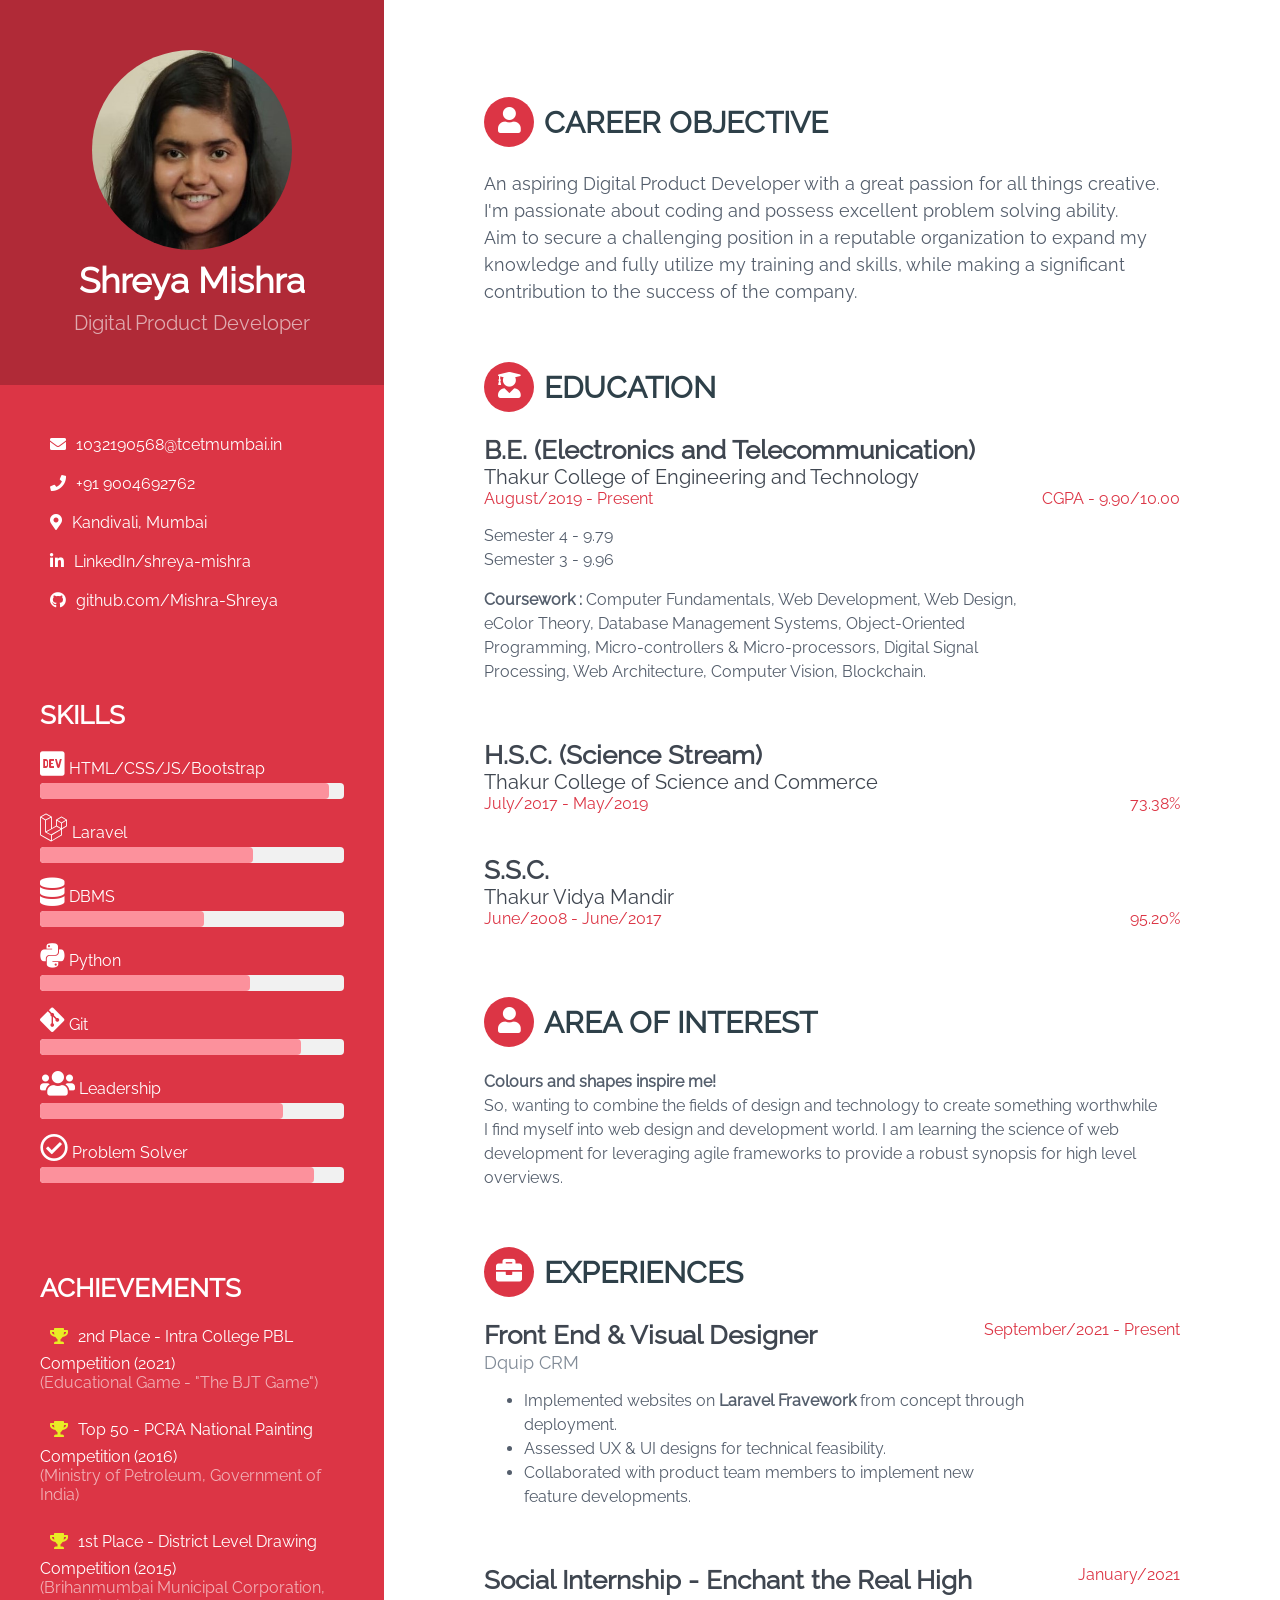
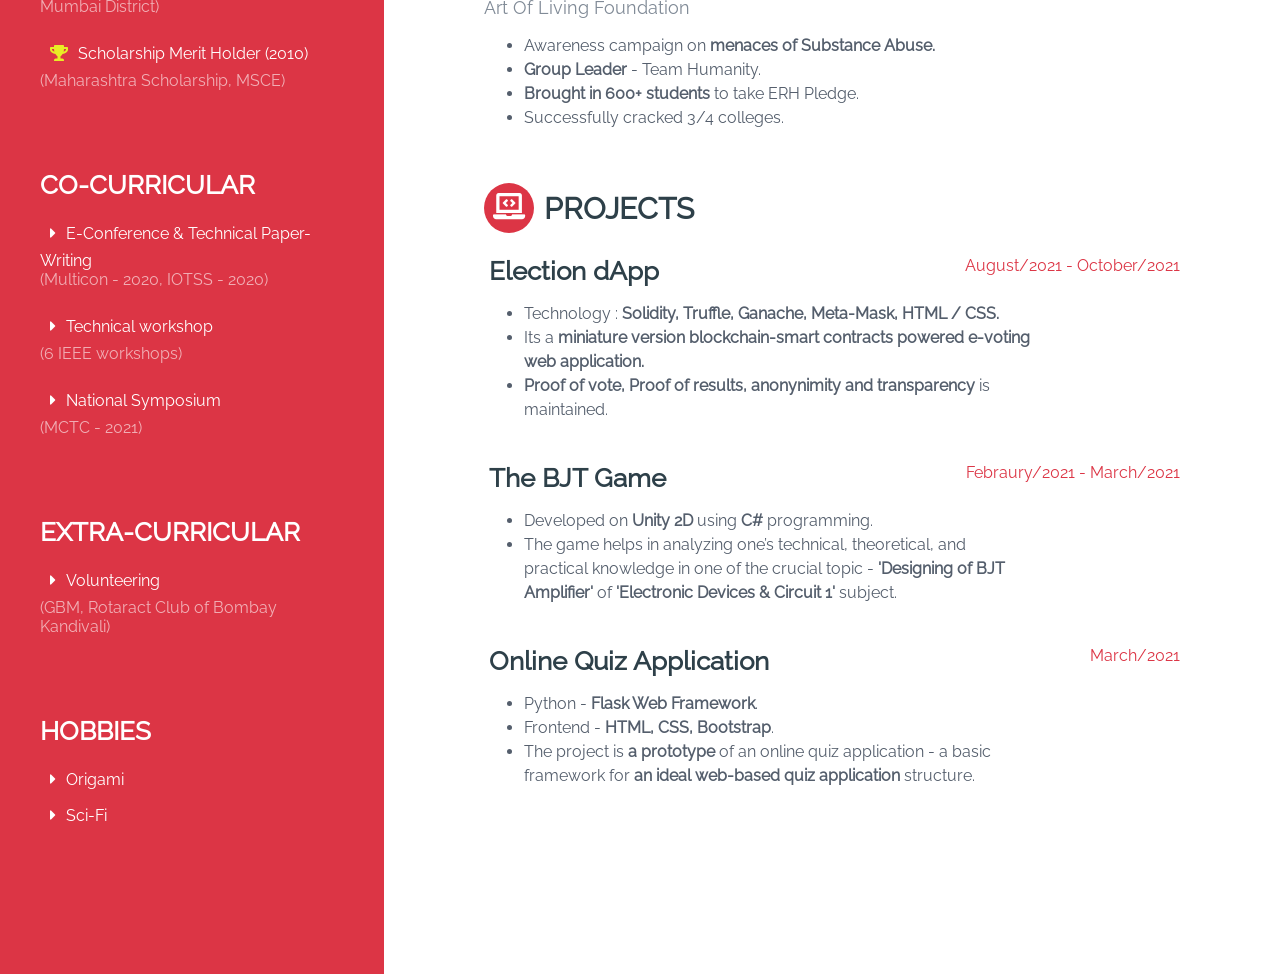
<file: index.html>
<!DOCTYPE html>
<html lang="en">
<head>
    <title>A 61 Shreya Mishra</title>
    
    <!-- Meta -->
    <meta charset="utf-8">
    <meta http-equiv="X-UA-Compatible" content="IE=edge">
    <meta name="viewport" content="width=device-width, initial-scale=1.0">
    
    <!-- external cdn -->
    <link rel="stylesheet" href="https://pro.fontawesome.com/releases/v5.10.0/css/all.css" integrity="sha384-AYmEC3Yw5cVb3ZcuHtOA93w35dYTsvhLPVnYs9eStHfGJvOvKxVfELGroGkvsg+p" crossorigin="anonymous"/>

    <!-- local CSS -->  
    <link id="theme-style" rel="stylesheet" href="assets/css/resume.css">
</head> 

<body>

        <div class="wrapper">
            
            <div class="sidebar-wrapper">
                <div class="profile-container">
                    <div class="image-cropper">
                        <img class="profile" src="assets/images/shreya.jpg" alt="Profile Image" />
                    </div>
                    <h1 class="name">Shreya Mishra</h1>
                    <h3 class="tagline">Digital Product Developer</h3>
                </div><!--//profile-container-->
                
                <div class="contact-container container-block">
                    <div class=" contact-list">
                        <div class="padding"><i class="fas fa-envelope"></i><a href="mailto: 1032190568@tcetmumbai.in">1032190568@tcetmumbai.in</a> </div>
                        <div class="padding"><i class="fas fa-phone"></i><a href="tel: +91 9004692762">+91 9004692762</a> </div>
                        <div class="padding"><i class="fas fa-map-marker-alt"></i><a style="text-decoration: none;">Kandivali, Mumbai</a> </div>
                        <div class="padding"><i class="fab fa-linkedin-in"></i><a href="https://www.linkedin.com/in/shreya-mishra-60664a1b9/" target="_blank">LinkedIn/shreya-mishra</a> </div>
                        <div class="padding"><i class="fab fa-github"></i><a href="https://github.com/Mishra-Shreya" target="_blank">github.com/Mishra-Shreya</a> </div>
                    </div>
                </div><!--//contact-container-->

                <div class="container-block">
                    <h2 class="container-block-title">Skills</h2>                       
                    
                        <div class="item">
                            <h5 class="skill"><i class="skill-icon fab fa-dev"></i> HTML/CSS/JS/Bootstrap</h5>
                            <div class="light-grey round-large">
                                <div class="progress round-large" style="width:95%"></div>
                            </div>
                        </div>
                        <div class="item">
                            <h5 class="skill"><i class="skill-icon fab fa-laravel"></i> Laravel</h5>
                            <div class="light-grey round-large">
                                <div class="progress round-large" style="width:70%"></div>
                            </div>
                        </div>
                        <div class="item">
                            <h5 class="skill"><i class="skill-icon fas fa-database"></i> DBMS</h5>
                            <div class="light-grey round-large">
                                <div class="progress round-large" style="width:54%"></div>
                            </div>
                        </div>
                        <div class="item">
                            <h5 class="skill"><i class="skill-icon fab fa-python"></i> Python</h5>
                            <div class="light-grey round-large">
                                <div class="progress round-large" style="width:69%"></div>
                            </div>
                        </div>
                        <div class="item">
                            <h5 class="skill"><i class="skill-icon fab fa-git-alt"></i> Git</h5>
                            <div class="light-grey round-large">
                                <div class="progress round-large" style="width:86%"></div>
                            </div>
                        </div>
                        <div class="item">
                            <h5 class="skill"><i class="skill-icon fas fa-users"></i> Leadership</h5>
                            <div class="light-grey round-large">
                                <div class="progress round-large" style="width:80%"></div>
                            </div>
                        </div>
                        <div class="item">
                            <h5 class="skill"><i class="skill-icon far fa-check-circle"></i> Problem Solver</h5>
                            <div class="light-grey round-large">
                                <div class="progress round-large" style="width:90%"></div>
                            </div>
                        </div>
                    
                    
                    
                </div><!--//skills-->

                <div class="languages-container container-block">
                    <h2 class="container-block-title">Achievements</h2>
                    <div class="interests-list">
                        <i class="padding fas fa-trophy"></i>2nd Place - Intra College PBL Competition (2021) <br><span class="description">(Educational Game - "The BJT Game")</span> <br><br>
                        <i class="padding fas fa-trophy"></i>Top 50 - PCRA National Painting Competition (2016) <br><span class="description">(Ministry of Petroleum, Government of India)</span> <br><br>
                        <i class="padding fas fa-trophy"></i>1st Place - District Level Drawing Competition (2015) <br><span class="description">(Brihanmumbai Municipal Corporation, Mumbai District)</span> <br><br>
                        <i class="padding fas fa-trophy"></i>Scholarship Merit Holder (2010) <br><span class="description">(Maharashtra Scholarship, MSCE)</span> 
                    </div>
                </div><!--//achievements-->

                <div class="interests-container container-block">
                    <h2 class="container-block-title">Co-curricular</h2>
                    <div class=" interests-list">
                        <i class="padding fas fa-caret-right"></i>E-Conference & Technical Paper-Writing <br><span class="description">(Multicon - 2020, IOTSS - 2020)</span> <br><br>
                        <i class="padding fas fa-caret-right"></i>Technical workshop <br><span class="description">(6 IEEE workshops)</span> <br><br>
                        <i class="padding fas fa-caret-right"></i>National Symposium <br><span class="description">(MCTC - 2021)</span> 
                    </div>
                </div><!--//cc-->

                <div class="interests-container container-block">
                    <h2 class="container-block-title">Extra-curricular</h2>
                    <div class=" interests-list">
                        
                        <i class="padding fas fa-caret-right"></i>Volunteering <br><span class="description">(GBM, Rotaract Club of Bombay Kandivali)</span> 
                    </div>
                </div><!--//ec-->
                
                <div class="interests-container container-block">
                    <h2 class="container-block-title">Hobbies</h2>
                    <div class=" interests-list">
                        <i class="padding fas fa-caret-right"></i>Origami  <br>
                        <i class="padding fas fa-caret-right"></i>Sci-Fi  <br>
                    </div>
                </div><!--//interests-->

               
            </div><!--//sidebar-wrapper-->
            
            <div class="main-wrapper">
                
                <section class="section summary-section">
                    <h2 class="section-title"><span class="icon-holder"><i class="fas fa-user"></i></span>Career Objective</h2>
                    <div class="summary">
                        <p class="overview">An aspiring Digital Product Developer with a great passion for all
                            things creative. I'm passionate about coding and possess excellent
                            problem solving ability. <br>
                            Aim to secure a challenging position in a reputable organization to expand my knowledge and fully utilize my training and skills, while making a significant contribution to the success of the company.</p>
                    </div><!--//summary-->
                </section><!--//section-->

                <section class="section experiences-section">
                    <h2 class="section-title"><span class="icon-holder"><i class="fas fa-user-graduate"></i></span>Education</h2>
                    
                    <div class="item">
                        
                            <div class="edu-degree">B.E. (Electronics and Telecommunication)  </div>
                            <h3 class="edu-title">Thakur College of Engineering and Technology </h3>
                            <div class="upper-row">
                                <div class="edu-time">August/2019   -  Present </div>
                                <div class="grade">CGPA - 9.90/10.00 </div>
                            </div><!--//upper-row-->
                        
                        <div class="sem-mks">
                            <p>
                                Semester 4 -  9.79 <br>
                                Semester 3 -  9.96
                            </p>  
                            <p>
                               <b>Coursework :</b>  Computer Fundamentals, Web Development, Web Design, eColor Theory, Database Management Systems, Object-Oriented Programming, Micro-controllers &amp; Micro-processors, Digital Signal Processing, Web Architecture, Computer Vision, Blockchain. 
                            </p>
                        </div><!--//details-->
                    </div><!--//item-->
                    
                    <div class="item">
                        
                            <div class="edu-degree">H.S.C. (Science Stream) </div>
                            <h3 class="edu-title">Thakur College of Science and Commerce </h3>
                            <div class="upper-row">
                                <div class="edu-time">July/2017 - May/2019</div>
                                <div class="grade">73.38%</div>
                            </div><!--//upper-row-->
                        
                    </div><!--//item-->
                    
                    <div class="item">
                        
                            <div class="edu-degree">S.S.C. </div>
                            <h3 class="edu-title">Thakur Vidya Mandir </h3>
                            <div class="upper-row">
                                <div class="edu-time">June/2008 - June/2017</div>
                                <div class="grade">95.20%</div>
                            </div><!--//upper-row-->
                        
                    </div><!--//item-->
                    
                </section><!--//section-->

                <section class="section summary-section">
                    <h2 class="section-title"><span class="icon-holder"><i class="fas fa-user"></i></span>Area of Interest</h2>
                    <div class="summary">
                        <p class="interest"> 
                            
                            <b>Colours and shapes inspire me! </b> <br>
                            So, wanting to combine the fields of design and technology to create something worthwhile I find myself into web design and development world. 
                            I am learning the science of web development for leveraging agile frameworks to provide a robust synopsis for high level overviews. <br>
                            
                        </p>
                    </div><!--//summary-->
                </section><!--//section-->
                
                <section class="section experiences-section">
                    <h2 class="section-title"><span class="icon-holder"><i class="fas fa-briefcase"></i></span>Experiences</h2>
                    
                    <div class="item">
                        
                            <div class="upper-row">
                                <h3 class="edu-degree">Front End &amp; Visual Designer </h3>
                                <div class="time">September/2021  - Present </div>
                            </div><!--//upper-row-->
                            <div class="company">Dquip CRM </div>
                        
                        <div class="details">
                            
                            <ul>
                                <li>Implemented websites on <b>Laravel Fravework</b> from concept through deployment.</li>
                                <li>Assessed UX &amp; UI designs</b> for technical feasibility.</li>
                                <li>Collaborated</b> with product team members to implement new feature developments.</li>
                            </ul>


                        </div><!--//details-->
                    </div><!--//item-->
                    
                    <div class="item">
                        
                            <div class="upper-row">
                                <h3 class="edu-degree">Social Internship - Enchant the Real High </h3>
                                <div class="time">January/2021</div>
                            </div><!--//upper-row-->
                            <div class="company">Art Of Living Foundation</div>
                        
                        <div class="details">
                            <ul>
                                <li>Awareness campaign on <b>menaces of Substance Abuse.</b></li>
                                <li><b>Group Leader</b> - Team Humanity.</li>
                                <li><b>Brought in 600+ students</b> to take ERH Pledge.</li>
                                <li>Successfully cracked 3/4 colleges.</li>
                            </ul>
                        </div><!--//details-->
                    </div><!--//item-->
                
                <section class="section projects-section">
                    <h2 class="section-title"><span class="icon-holder"><i class="fas fa-laptop-code"></i></span>Projects</h2>
                    <div class="item">
                        
                            <div class="upper-row">
                                <h3 class="edu-degree"><a href="https://github.com/Mishra-Shreya/pbl-election-dapp" target="_blank">Election dApp</a>  </h3>
                                <div class="time"> August/2021 - October/2021 </div>
                            </div><!--//upper-row-->
                        
                        <div class="details">
                            <ul>
                                <li>Technology : <b>Solidity, Truffle, Ganache, Meta-Mask, HTML / CSS.</b></li>
                                <li>Its a <b>miniature version blockchain-smart contracts powered e-voting web application.</b></li>
                                <li><b>Proof of vote, Proof of results, anonynimity and transparency</b> is maintained.</li>
                            </ul>
                        </div><!--//details-->
                    </div><!--//item-->

                    <div class="item">
                        
                            <div class="upper-row">
                                <h3 class="edu-degree"><a href="https://mishra-shreya.github.io/The_BJT_Game/" target="_blank">The BJT Game</a>  </h3>
                                <div class="time"> Febraury/2021 - March/2021 </div>
                            </div><!--//upper-row-->
                        
                        <div class="details">
                            <ul>
                                <li>Developed on <b>Unity 2D</b> using <b>C#</b>  programming.</li>
                                <li>The game helps in analyzing one’s technical, theoretical, 
                                    and practical knowledge in one of the crucial topic - 
                                    <b>'Designing of BJT Amplifier'</b>  of <b>'Electronic Devices & Circuit 1'</b> subject.
                                </li>
                            </ul>
                        </div><!--//details-->
                    </div><!--//item-->

                    <div class="item">
                        
                            <div class="upper-row">
                                <h3 class="edu-degree"><a href="https://github.com/Mishra-Shreya/Online_Quiz_Application" target="_blank">Online Quiz Application</a> </h3>
                                <div class="time"> March/2021 </div>
                            </div><!--//upper-row-->
                        
                        <div class="details">
                            <ul>
                                <li>Python - <b>Flask Web Framework</b>.</li>
                                <li>Frontend - <b>HTML, CSS, Bootstrap</b>.</li>
                                <li>The project is <b>a prototype</b>  of an online quiz application - a basic
                                    framework for <b>an ideal web-based quiz application</b> structure.
                                </li>
                            </ul>
                        </div><!--//details-->
                    </div><!--//item-->

                </section>
                
            </div><!--//main-body-->
        </div>

</body>
</html>
</file>
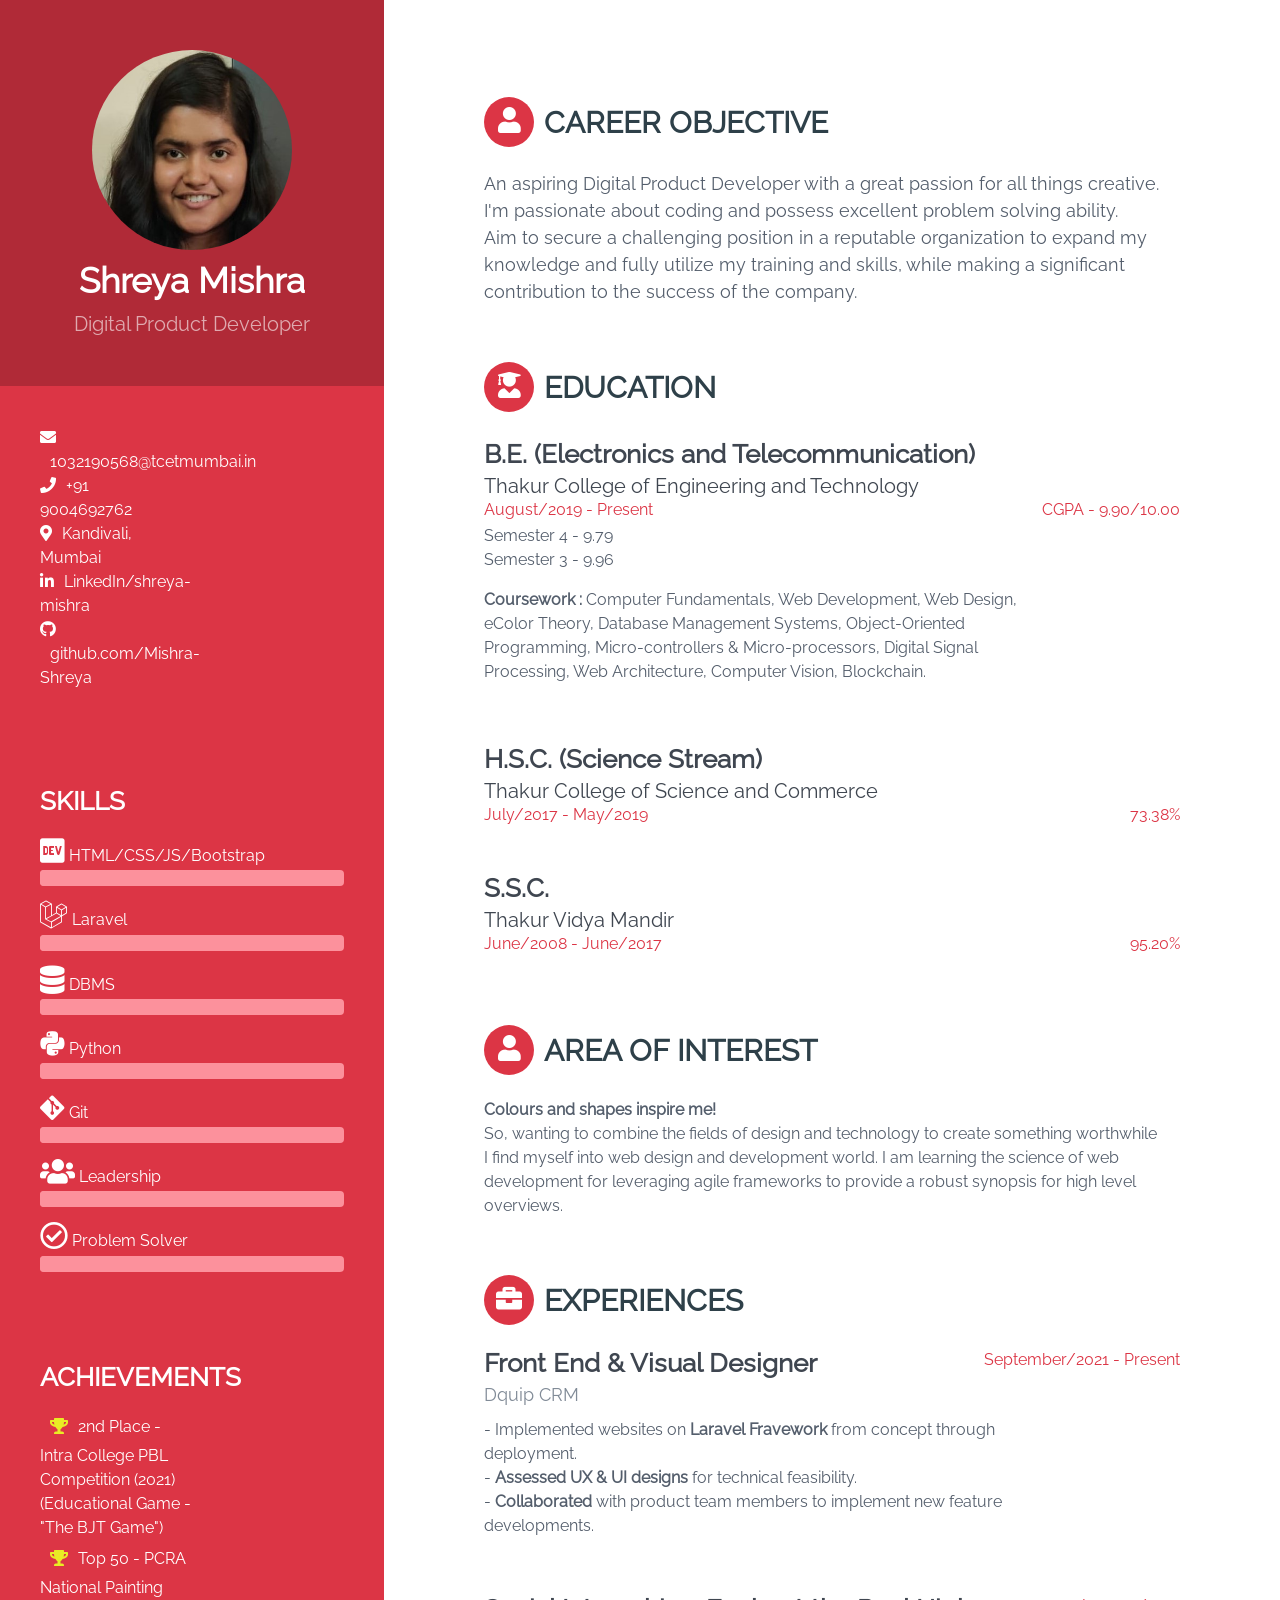
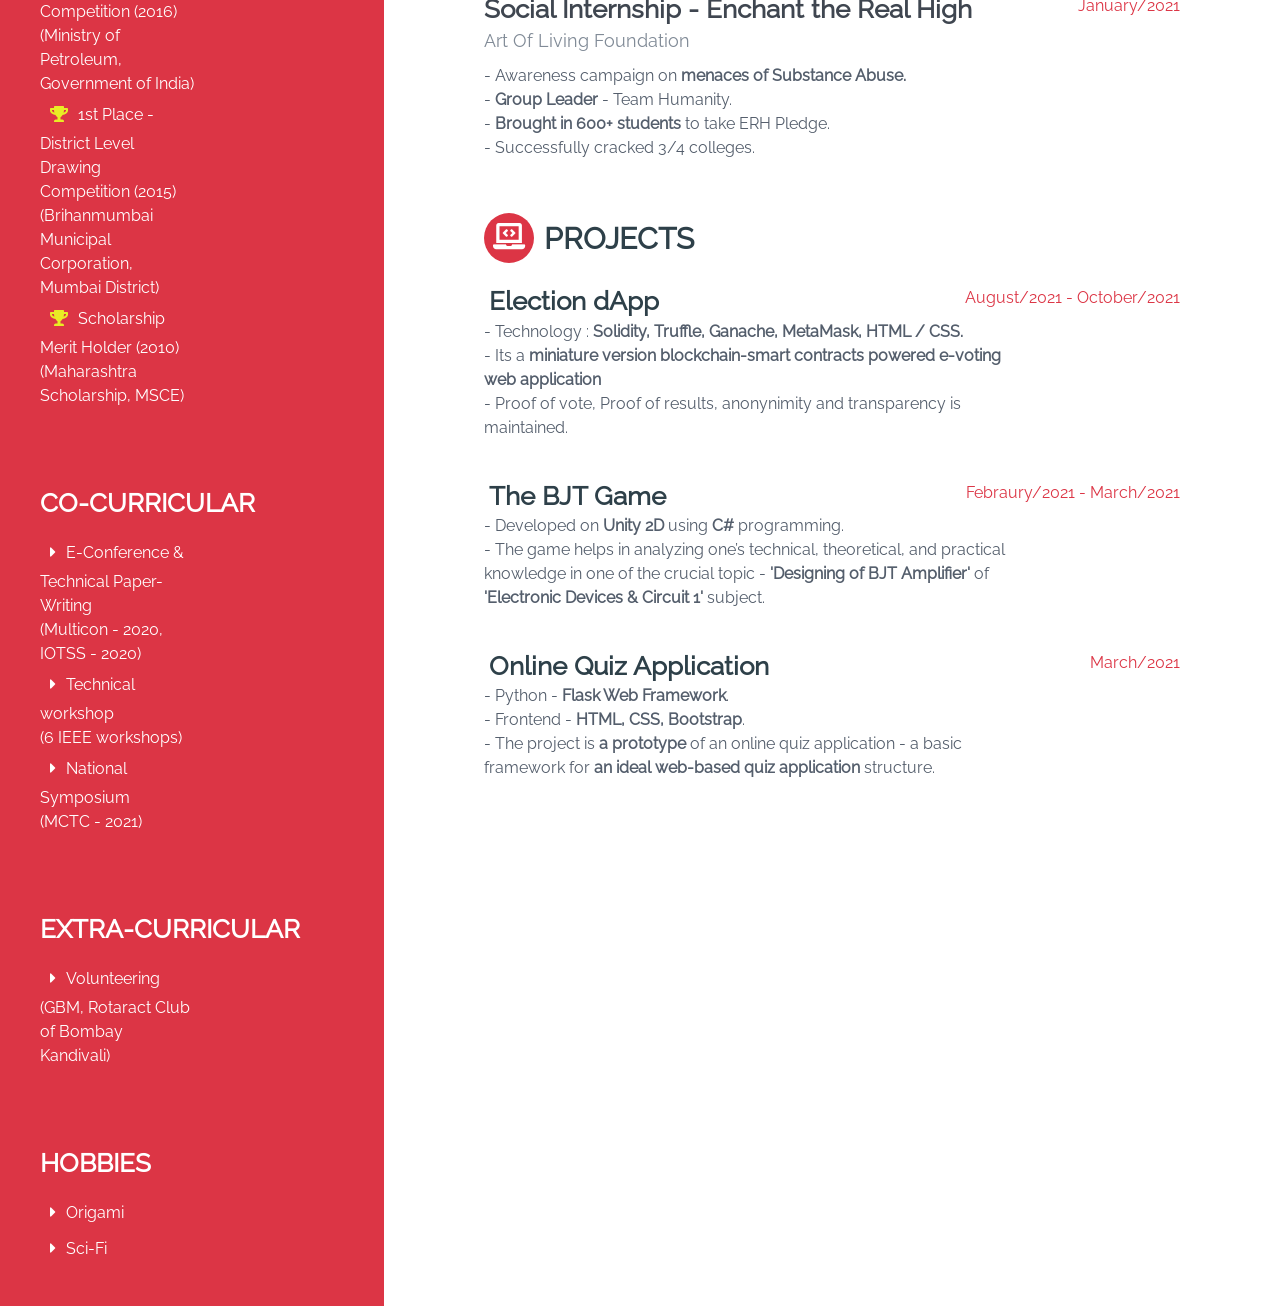
<file: resume.html>
<!DOCTYPE html>
<html lang="en">
<head>
    <title>A 61 Shreya Mishra</title>
    
    <!-- Meta -->
    <meta charset="utf-8">
    <meta http-equiv="X-UA-Compatible" content="IE=edge">
    <meta name="viewport" content="width=device-width, initial-scale=1.0">
    <meta name="description" content="">
    <meta name="author" content="">    

    <!-- external cdn -->
    <link href='https://fonts.googleapis.com/css?family=Roboto:400,500,400italic,300italic,300,500italic,700,700italic,900,900italic' rel='stylesheet' type='text/css'>
  
    <link rel="stylesheet" href="https://pro.fontawesome.com/releases/v5.10.0/css/all.css" integrity="sha384-AYmEC3Yw5cVb3ZcuHtOA93w35dYTsvhLPVnYs9eStHfGJvOvKxVfELGroGkvsg+p" crossorigin="anonymous"/>
    <link rel="stylesheet" href="https://stackpath.bootstrapcdn.com/bootstrap/4.4.1/css/bootstrap.min.css">
    <script src="https://stackpath.bootstrapcdn.com/bootstrap/4.4.1/js/bootstrap.bundle.min.js"></script>
    <script src="https://cdnjs.cloudflare.com/ajax/libs/jquery/3.2.1/jquery.min.js"></script>

    <!-- local CSS -->  
    <link id="theme-style" rel="stylesheet" href="assets/css/resume.css">
</head> 

<body>

        <div class="wrapper">
            <div class="sidebar-wrapper">
                <div class="profile-container">
                    <div class="image-cropper">
                        <img class="profile" src="assets/images/shreya.jpg" alt="Profile Image" />
                    </div>
                    <h1 class="name">Shreya Mishra</h1>
                    <h3 class="tagline">Digital Product Developer</h3>
                </div><!--//profile-container-->
                
                <div class="contact-container container-block">
                    <ul class="list-unstyled contact-list">
                        <li class="email"><i class="fas fa-envelope"></i><a href="mailto: 1032190568@tcetmumbai.in">1032190568@tcetmumbai.in</a></li>
                        <li class="phone"><i class="fas fa-phone"></i><a href="tel: +91 9004692762">+91 9004692762</a></li>
                        <li class="location"><i class="fas fa-map-marker-alt"></i><a>Kandivali, Mumbai</a></li>
                        <li class="linkedin"><i class="fab fa-linkedin-in"></i><a href="https://www.linkedin.com/in/shreya-mishra-60664a1b9/" target="_blank">LinkedIn/shreya-mishra</a></li>
                        <li class="github"><i class="fab fa-github"></i><a href="https://github.com/Mishra-Shreya" target="_blank">github.com/Mishra-Shreya</a></li>
                    </ul>
                </div><!--//contact-container-->

                <div class="container-block">
                    <h2 class="container-block-title">Skills</h2>                       
                 
                    <div class="item">
                        <h5 class="skill"><i class="skill-icon fab fa-dev"></i> HTML/CSS/JS/Bootstrap</h5>
                        <div class="progress level-bar">
                            <div class="progress-bar theme-progress-bar" role="progressbar" style="background-color: #fc919c; width: 95%" aria-valuenow="95" aria-valuemin="0" aria-valuemax="100"></div>
                        </div>
                    </div>
                    <div class="item">
                        <h5 class="skill"><i class="skill-icon fab fa-laravel"></i> Laravel</h5>
                        <div class="progress level-bar">
                            <div class="progress-bar theme-progress-bar" role="progressbar" style="background-color: #fc919c; width: 70%" aria-valuenow="70" aria-valuemin="0" aria-valuemax="100"></div>
                        </div>
                    </div>
                    <div class="item">
                        <h5 class="skill"><i class="skill-icon fas fa-database"></i> DBMS</h5>
                        <div class="progress level-bar">
                            <div class="progress-bar theme-progress-bar" role="progressbar" style="background-color: #fc919c; width: 54%" aria-valuenow="54" aria-valuemin="0" aria-valuemax="100"></div>
                        </div>
                    </div>
                    <div class="item">
                        <h5 class="skill"><i class="skill-icon fab fa-python"></i>  Python</h5>
                        <div class="progress level-bar">
                            <div class="progress-bar theme-progress-bar" role="progressbar" style="background-color: #fc919c; width: 69%" aria-valuenow="69" aria-valuemin="0" aria-valuemax="100"></div>
                        </div>
                    </div>
                    <div class="item">
                        <h5 class="skill"><i class="skill-icon fab fa-git-alt"></i> Git </h5>
                        <div class="progress level-bar">
                            <div class="progress-bar theme-progress-bar" role="progressbar" style="background-color: #fc919c; width: 86%" aria-valuenow="86" aria-valuemin="0" aria-valuemax="100"></div>
                        </div>
                    </div>
                    <div class="item">
                        <h5 class="skill"><i class="skill-icon fas fa-users"></i> Leadership</h5>
                        <div class="progress level-bar">
                            <div class="progress-bar theme-progress-bar" role="progressbar" style="background-color: #fc919c; width: 80%" aria-valuenow="80" aria-valuemin="0" aria-valuemax="100"></div>
                        </div>
                    </div>
                    <div class="item">
                        <h5 class="skill"><i class="skill-icon far fa-check-circle"></i> Problem Solver</h5>
                        <div class="progress level-bar">
                            <div class="progress-bar theme-progress-bar" role="progressbar" style="background-color: #fc919c; width: 90%" aria-valuenow="90" aria-valuemin="0" aria-valuemax="100"></div>
                        </div>
                    </div>
                    
                </div><!--//skills-->

                <div class="languages-container container-block">
                    <h2 class="container-block-title">Achievements</h2>
                    <ul class="list-unstyled interests-list">
                        <li><i class="padding fas fa-trophy"></i>2nd Place - Intra College PBL Competition (2021) <br><span class="lang-desc">(Educational Game - "The BJT Game")</span></li>
                        <li><i class="padding fas fa-trophy"></i>Top 50 - PCRA National Painting Competition (2016) <br><span class="lang-desc">(Ministry of Petroleum, Government of India)</span></li>
                        <li><i class="padding fas fa-trophy"></i>1st Place - District Level Drawing Competition (2015) <br><span class="lang-desc">(Brihanmumbai Municipal Corporation, Mumbai District)</span></li>
                        <li><i class="padding fas fa-trophy"></i>Scholarship Merit Holder (2010) <br><span class="lang-desc">(Maharashtra Scholarship, MSCE)</span></li>
                    </ul>
                </div><!--//achievements-->

                <div class="interests-container container-block">
                    <h2 class="container-block-title">Co-curricular</h2>
                    <ul class="list-unstyled interests-list">
                        <li><i class="padding fas fa-caret-right"></i>E-Conference & Technical Paper-Writing <br><span class="lang-desc">(Multicon - 2020, IOTSS - 2020)</span></li>
                        <li><i class="padding fas fa-caret-right"></i>Technical workshop <br><span class="lang-desc">(6 IEEE workshops)</span></li>
                        <li><i class="padding fas fa-caret-right"></i>National Symposium <br><span class="lang-desc">(MCTC - 2021)</span></li>
                    </ul>
                </div><!--//cc-->

                <div class="interests-container container-block">
                    <h2 class="container-block-title">Extra-curricular</h2>
                    <ul class="list-unstyled interests-list">
                        <li> </li>
                        <li><i class="padding fas fa-caret-right"></i>Volunteering <br><span class="lang-desc">(GBM, Rotaract Club of Bombay Kandivali)</span></li>
                    </ul>
                </div><!--//ec-->
                
                <div class="interests-container container-block">
                    <h2 class="container-block-title">Hobbies</h2>
                    <ul class="list-unstyled interests-list">
                        <li><i class="padding fas fa-caret-right"></i>Origami </li>
                        <li><i class="padding fas fa-caret-right"></i>Sci-Fi </li>
                    </ul>
                </div><!--//interests-->

               
            </div><!--//sidebar-wrapper-->
            
            <div class="main-wrapper">
                
                <section class="section summary-section">
                    <h2 class="section-title"><span class="icon-holder"><i class="fas fa-user"></i></span>Career Objective</h2>
                    <div class="summary">
                        <p class="overview">An aspiring Digital Product Developer with a great passion for all
                            things creative. I'm passionate about coding and possess excellent
                            problem solving ability. <br>
                            Aim to secure a challenging position in a reputable organization to expand my knowledge and fully utilize my training and skills, while making a significant contribution to the success of the company.</p>
                    </div><!--//summary-->
                </section><!--//section-->

                <section class="section experiences-section">
                    <h2 class="section-title"><span class="icon-holder"><i class="fas fa-user-graduate"></i></span>Education</h2>
                    
                    <div class="item">
                        <div class="meta">
                            <div class="edu-degree">B.E. (Electronics and Telecommunication)  </div>
                            <h3 class="edu-title">Thakur College of Engineering and Technology </h3>
                            <div class="upper-row">
                                <div class="edu-time">August/2019   -  Present </div>
                                <div class="grade">CGPA - 9.90/10.00 </div>
                            </div><!--//upper-row-->
                        </div><!--//meta-->
                        <div class="sem-mks">
                            <p>
                                Semester 4 -  9.79 <br>
                                Semester 3 -  9.96
                            </p>  
                            <p>
                               <b>Coursework :</b>  Computer Fundamentals, Web Development, Web Design, eColor Theory, Database Management Systems, Object-Oriented Programming, Micro-controllers &amp; Micro-processors, Digital Signal Processing, Web Architecture, Computer Vision, Blockchain. 
                            </p>
                        </div><!--//details-->
                    </div><!--//item-->
                    
                    <div class="item">
                        <div class="meta">
                            <div class="edu-degree">H.S.C. (Science Stream) </div>
                            <h3 class="edu-title">Thakur College of Science and Commerce </h3>
                            <div class="upper-row">
                                <div class="edu-time">July/2017 - May/2019</div>
                                <div class="grade">73.38%</div>
                            </div><!--//upper-row-->
                        </div><!--//meta-->
                    </div><!--//item-->
                    
                    <div class="item">
                        <div class="meta">
                            <div class="edu-degree">S.S.C. </div>
                            <h3 class="edu-title">Thakur Vidya Mandir </h3>
                            <div class="upper-row">
                                <div class="edu-time">June/2008 - June/2017</div>
                                <div class="grade">95.20%</div>
                            </div><!--//upper-row-->
                        </div><!--//meta-->
                    </div><!--//item-->
                    
                </section><!--//section-->

                <section class="section summary-section">
                    <h2 class="section-title"><span class="icon-holder"><i class="fas fa-user"></i></span>Area of Interest</h2>
                    <div class="summary">
                        <p class="interest"> 
                            
                            <b>Colours and shapes inspire me! </b> <br>
                            So, wanting to combine the fields of design and technology to create something worthwhile I find myself into web design and development world. 
                            I am learning the science of web development for leveraging agile frameworks to provide a robust synopsis for high level overviews. <br>
                            
                        </p>
                    </div><!--//summary-->
                </section><!--//section-->
                
                <section class="section experiences-section">
                    <h2 class="section-title"><span class="icon-holder"><i class="fas fa-briefcase"></i></span>Experiences</h2>
                    
                    <div class="item">
                        <div class="meta">
                            <div class="upper-row">
                                <h3 class="edu-degree">Front End &amp; Visual Designer </h3>
                                <div class="time">September/2021  - Present </div>
                            </div><!--//upper-row-->
                            <div class="company">Dquip CRM </div>
                        </div><!--//meta-->
                        <div class="details">
                            <p>
                                - Implemented websites on <b>Laravel Fravework</b> from concept through deployment. <br>
                                - <b>Assessed UX &amp; UI designs</b> for technical feasibility. <br>
                                - <b>Collaborated</b> with product team members to implement new feature developments.
                            </p>  


                        </div><!--//details-->
                    </div><!--//item-->
                    
                    <div class="item">
                        <div class="meta">
                            <div class="upper-row">
                                <h3 class="edu-degree">Social Internship - Enchant the Real High </h3>
                                <div class="time">January/2021</div>
                            </div><!--//upper-row-->
                            <div class="company">Art Of Living Foundation</div>
                        </div><!--//meta-->
                        <div class="details">
                            <p>  - Awareness campaign on <b>menaces of Substance Abuse.</b> <br>
                                 - <b>Group Leader</b> - Team Humanity. <br>
                                 - <b>Brought in 600+ students</b> to take ERH Pledge. <br>
                                 - Successfully cracked 3/4 colleges.</p>  
                        </div><!--//details-->
                    </div><!--//item-->
                
                <section class="section projects-section">
                    <h2 class="section-title"><span class="icon-holder"><i class="fas fa-laptop-code"></i></span>Projects</h2>
                    <div class="item">
                        <div class="meta">
                            <div class="upper-row">
                                <h3 class="edu-degree"><a href="https://github.com/Mishra-Shreya/pbl-election-dapp" target="_blank">Election dApp</a>  </h3>
                                <div class="time"> August/2021 - October/2021 </div>
                            </div><!--//upper-row-->
                        </div><!--//meta-->
                        <div class="details">
                            <p> - Technology : <b>Solidity, Truffle, Ganache, MetaMask, HTML / CSS.</b> <br>
                                - Its a <b>miniature version blockchain-smart contracts powered e-voting web application</b> <br> 
                                - Proof of vote, Proof of results, anonynimity and transparency is maintained.</p>  
                        </div><!--//details-->
                    </div><!--//item-->

                    <div class="item">
                        <div class="meta">
                            <div class="upper-row">
                                <h3 class="edu-degree"><a href="https://mishra-shreya.github.io/The_BJT_Game/" target="_blank">The BJT Game</a>  </h3>
                                <div class="time"> Febraury/2021 - March/2021 </div>
                            </div><!--//upper-row-->
                        </div><!--//meta-->
                        <div class="details">
                            <p> - Developed on <b>Unity 2D</b> using <b>C#</b>  programming. <br>
                                - The game helps in analyzing one’s technical, theoretical, 
                                  and practical knowledge in one of the crucial topic - 
                                  <b>'Designing of BJT Amplifier'</b>  of <b>'Electronic Devices & Circuit 1'</b> subject.</p>  
                        </div><!--//details-->
                    </div><!--//item-->

                    <div class="item">
                        <div class="meta">
                            <div class="upper-row">
                                <h3 class="edu-degree"><a href="https://github.com/Mishra-Shreya/Online_Quiz_Application" target="_blank">Online Quiz Application</a> </h3>
                                <div class="time"> March/2021 </div>
                            </div><!--//upper-row-->
                        </div><!--//meta-->
                        <div class="details">
                            <p> - Python - <b>Flask Web Framework</b>. <br>
                                - Frontend - <b>HTML, CSS, Bootstrap</b>. <br>
                                - The project is <b>a prototype</b>  of an online quiz application - a basic
                                framework for <b>an ideal web-based quiz application</b> structure.</p>  
                        </div><!--//details-->
                    </div><!--//item-->

                </section>
                
            </div><!--//main-body-->
        </div>

</body>
</html>
</file>
<file: assets/css/resume.css>
@font-face {
	font-family: Raleway;
	src: url(../font/Raleway-Regular.ttf);
}

html {
  height: 100%;
}

body {
  font-family: "Raleway", sans-serif;
  color: #545E6C;
  background: #f5f5f5;
  font-size: 16px;
  height: 100%;
  min-height: 100%;
  margin: 0;
}

h1, h2, h3, h4, h5, h6 {
  font-weight: 600;
}

a {
  color: #2e4049;
  text-decoration: none;
  padding-left: 5px;
}

a:hover {
  text-decoration: underline;
  color: #10171a;
}
a:focus {
  text-decoration: none;
}

.padding {
  padding: 10px;
}

p {
  line-height: 1.5;
  margin-right: 150px;
}

ul {
  line-height: 1.5;
  margin-right: 150px;
}

.overview {
  margin-right: 20px;
  font-size: 18px;
  font-weight: 500;
}

.interest {
  margin-right: 20px;
}

.interest-icons {
  font-size: 50px;
  color: #818b97;
}

.errormsg-box {
  background-color: #ffffff;
  margin: 0px auto;
  margin-bottom: 50px;
  font-family: Raleway, Roboto;
  padding: 40px;
  border-radius: 10px
}

.wrapper {
  background: #ffffff;
  margin: 0 auto;
  margin-bottom: 30px;
  position: relative;
  display: flex;
}

.sidebar-wrapper {
  background: #dc3545;
  min-width: 30%;
  min-height: 800px;
  color: #fff;
}
.sidebar-wrapper a {
  color: #fff;
  padding: 10px;
}
.sidebar-wrapper .profile-container {
  padding: 50px;
  background: rgba(0, 0, 0, 0.2);
  text-align: center;
  color: #fff;
  display: flex;
  flex-direction: column;
  align-items: center;
}
.sidebar-wrapper .name {
  font-size: 35px;
  font-weight: 900;
  margin-top: 10px;
  margin-bottom: 10px;
}
.sidebar-wrapper .tagline {
  color: rgba(255, 255, 255, 0.6);
  font-size: 20px;
  font-weight: 400;
  margin-top: 0;
  margin-bottom: 0;
}

.sidebar-wrapper .image-cropper {
  width: 200px;
  height: 200px;
  position: relative;
  overflow: hidden;
  border-radius: 50%;
}
.sidebar-wrapper .image-cropper .profile {
  display: inline;
  margin: 0 auto;
  height: 100%;
  width: auto;
}

.sidebar-wrapper .profile {
  margin-bottom: 15px;
}

.sidebar-wrapper .container-block {
  padding: 40px;
  display: flex;
  flex-direction: column;
}
.sidebar-wrapper .container-block-title {
  text-transform: uppercase;
  font-size: 26px;
  font-weight: 700;
  margin-top: 0;
  margin-bottom: 15px;
}
.sidebar-wrapper .degree {
  font-size: 20px;
  margin-top: 0;
  margin-bottom: 5px;
}

.sidebar-wrapper .skill {
  font-size: 16px;
  font-weight: normal;
  margin-top: 5px;
  margin-bottom: 5px;
}

.skill-icon {
  font-size: 28px;
}

.item {
  padding-bottom: 10px;
}

.description {
  color: rgba(255, 255, 255, 0.6);
  font-size: 16px;
}

.sidebar-wrapper .interests-list {
  margin-bottom: 0;
}

.light-grey {
  background-color:#f1f1f1!important
}
.round-large {
  border-radius:4px;
}
.progress{
  display: flex;
  height: 16px;
  overflow: hidden;
  background-color: #fc919c;
}

.fa-trophy {
  color: #e9ec25;
}

.main-wrapper {
  background: #fff;
  padding: 100px;
}
.main-wrapper .section-title {
  text-transform: uppercase;
  font-size: 30px;
  font-weight: 800;
  color: #2e4049;
  position: relative;
  margin-top: 0;
  margin-bottom: 20px;
}
.main-wrapper .section-title .icon-holder {
  width: 50px;
  height: 50px;
  margin-right: 10px;
  display: inline-block;
  color: #fff;
  border-radius: 50%;
  background: #dc3545;
  text-align: center;
  font-size: 26px;
  position: relative;
  top: -3px;
}

.main-wrapper .section-title .icon-holder > i {
  line-height: 1.8;
}
.main-wrapper .section {
  margin-bottom: 60px;
}
.main-wrapper .experiences-section .item {
  margin-bottom: 30px;
}
.main-wrapper .upper-row {
  position: relative;
  overflow: hidden;
  margin-bottom: 2px;
}
.main-wrapper .edu-degree {
  color: #3F4650;
  font-size: 26px;
  margin-top: 0;
  margin-bottom: 0;
  font-weight: 600;
}
.main-wrapper .edu-title {
  color: #3F4650;
  font-size: 20px;
  margin-top: 0;
  margin-bottom: 0;
  font-weight: 500;
}
.main-wrapper .edu-time {
  color: #dc3545;
  font-size: 16px;
  margin-top: 0;
  margin-bottom: 0;
  font-weight: 450;
}
.main-wrapper .grade {
  position: absolute;
  right: 0;
  top: 0;
  color: #dc3545;
  font-weight: 450;
}
.main-wrapper .time {
  position: absolute;
  right: 0;
  top: 0;
  color: #dc3545;
  font-weight: 450;
}
.main-wrapper .company {
  margin-bottom: 10px;
  color: #818b97;
  font-size: 18px;
  font-weight: 450;
}
.main-wrapper .project-title {
  font-size: 20px;
  font-weight: 400;
  margin-top: 0;
  margin-bottom: 5px;
}
.main-wrapper .projects-section .item {
  margin-bottom: 15px;
}


@media (max-width: 767.98px) {
  .wrapper {
    flex-direction: column;
    justify-content: space-evenly;
  }

  p {
    margin-right: 40px;
  }

  ul {
    margin-right: 40px;
  }

  .sidebar-wrapper {
    position: static;
    width: inherit;
  }

  .main-wrapper {
    padding: 30px;
  }

  .main-wrapper .time {
    position: static;
    display: block;
    margin-top: 5px;
  }

  .main-wrapper .upper-row {
    margin-bottom: 0;
  }
}
</file>
